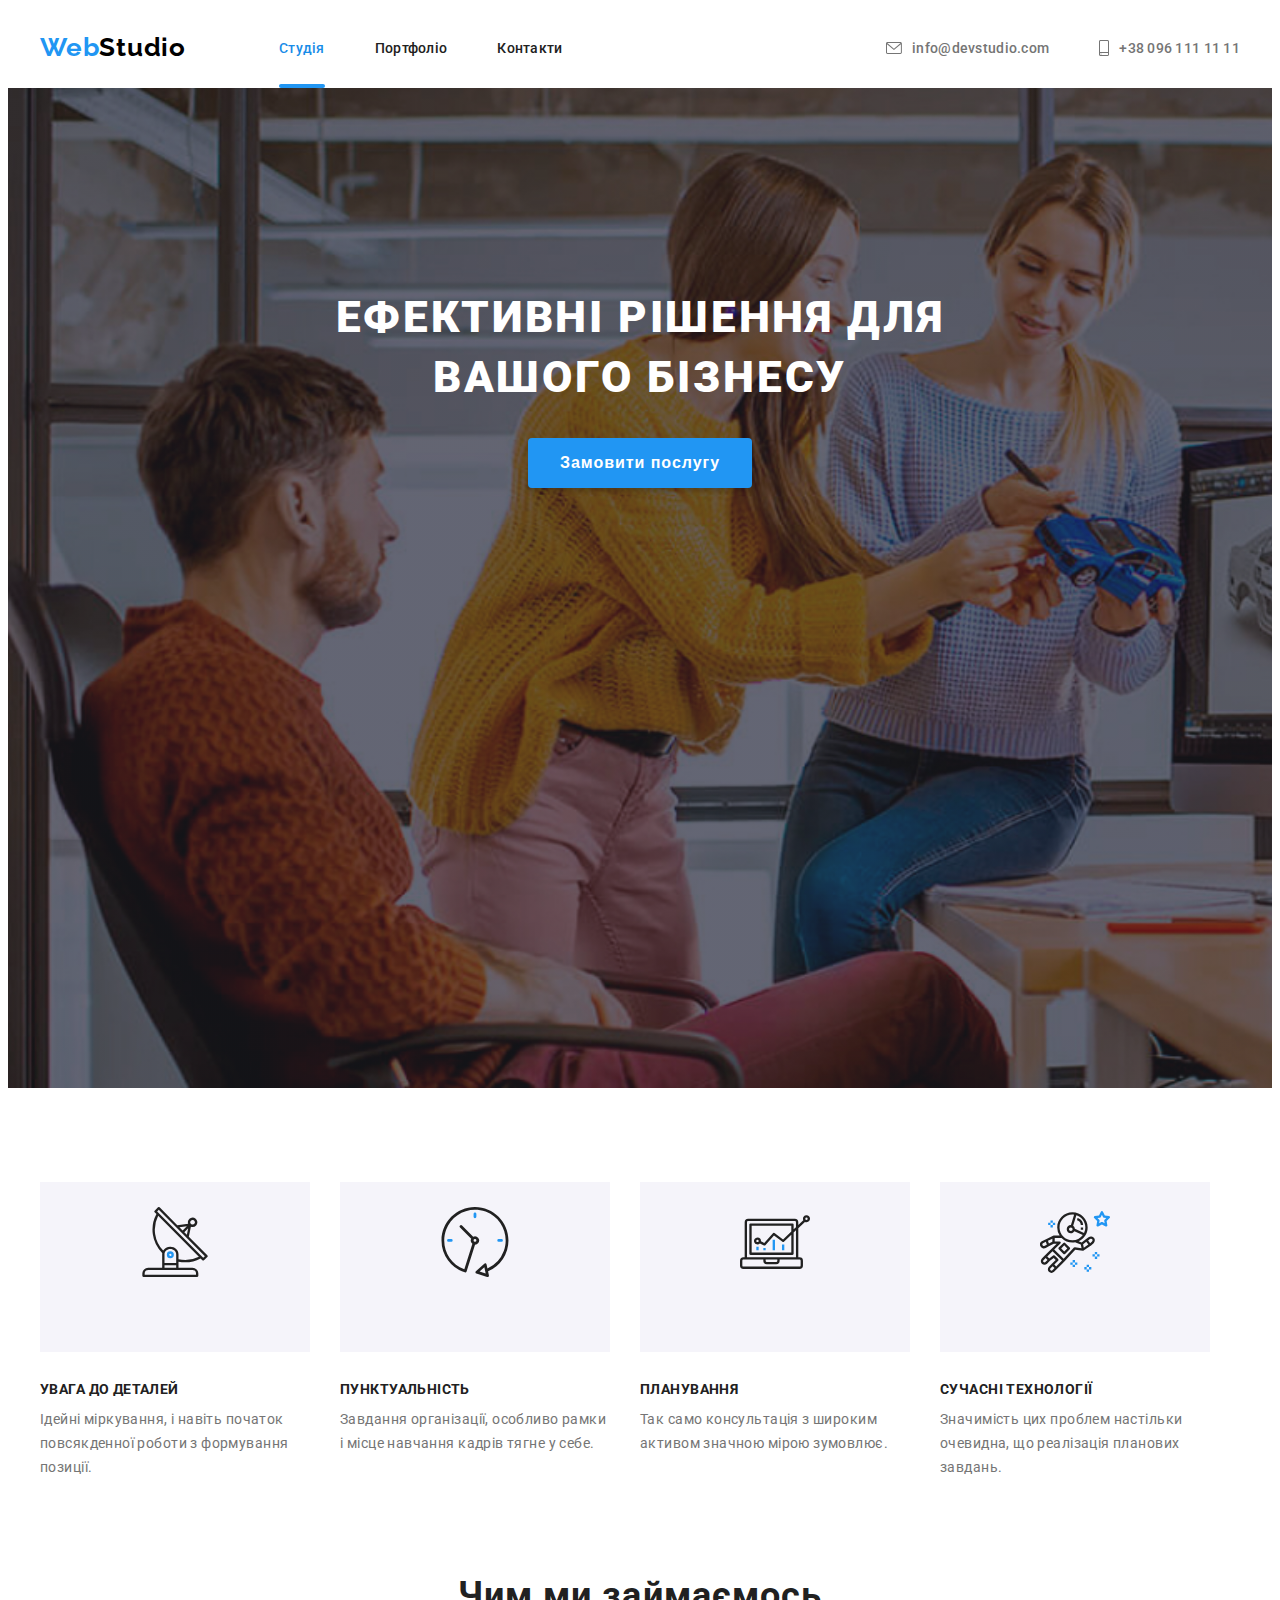
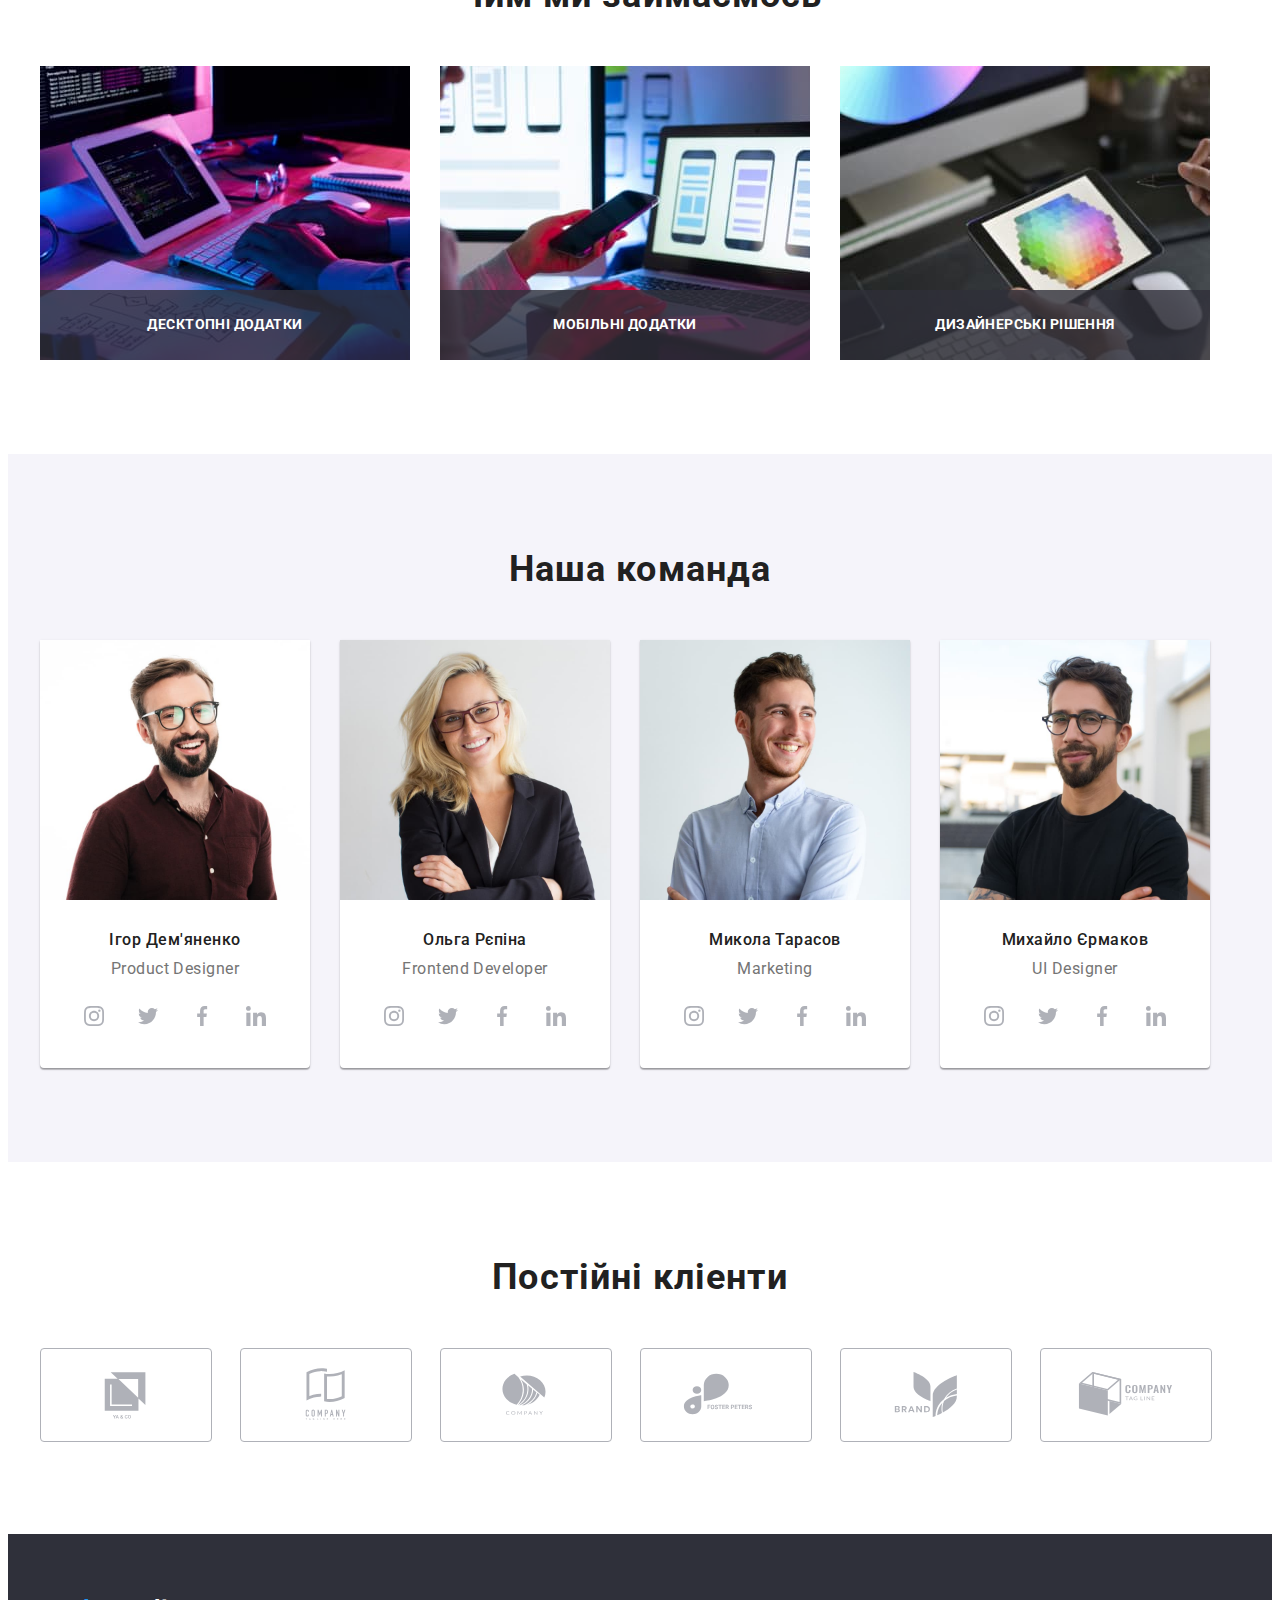
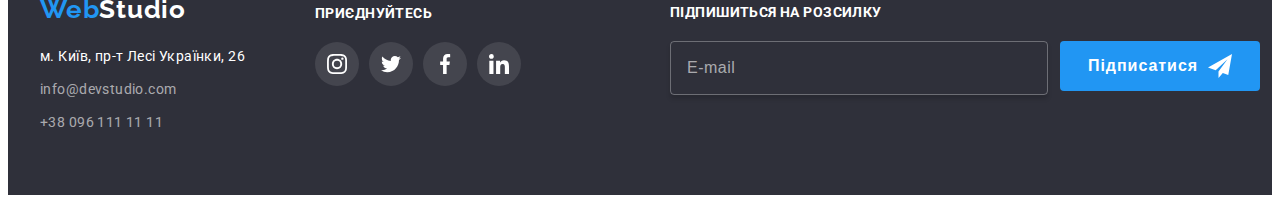
<file: index.html>
<!DOCTYPE html>
<html lang="uk">
  <head>
    <meta charset="UTF-8" />
    <meta http-equiv="X-UA-Compatible" content="IE=edge" />
    <meta name="viewport" content="width=device-width, initial-scale=1.0" />
    <title>Студія</title>
    <link rel="preconnect" href="https://fonts.googleapis.com">
<link rel="preconnect" href="https://fonts.gstatic.com" crossorigin>
<link href="https://fonts.googleapis.com/css2?family=Raleway:wght@700&family=Roboto:wght@400;500;700;900&display=swap" rel="stylesheet">
<link rel="stylesheet" href="https://cdnjs.cloudflare.com/ajax/libs/modern-normalize/1.1.0/modern-normalize.min.css" integrity="sha512-wpPYUAdjBVSE4KJnH1VR1HeZfpl1ub8YT/NKx4PuQ5NmX2tKuGu6U/JRp5y+Y8XG2tV+wKQpNHVUX03MfMFn9Q==" crossorigin="anonymous" referrerpolicy="no-referrer" />    
<link href="./CSS/styles.css" rel="stylesheet" />
  </head>
  <body>
     <header class="header">
     <div class="container nav">
      <nav class="nav-box">
         <a href="./index.html" class="logo link"><span class="head-logo">Web</span>Studio</a>
        <ul class="list nav">
          <li class="nav-list">
            <a href="./index.html" class="nav-link link current">Студія</a>
          </li>
          <li class="nav-list">
            <a href="./portfolio.html" class="nav-link link">Портфоліо</a>
          </li>
          <li class="nav-list">
            <a href="#" class="nav-link link">Контакти</a>
          </li>
        </ul>
      </nav>
      <ul class="list auth">
        <li class="auth-list">
          <a href="mailto:info@devstudio.com" class="auth-link link mail">
          <svg class="mail-icon" width="16" height="12">
            <use href="./images/sprite.svg#icon-envelope"></use>
          </svg>
          info@devstudio.com
          </a>
        </li>
        <li class="auth-list">
          <a href="tel:+380961111111" class="auth-link link tel">
          <svg class="tel-icon" width="10" height="16">
            <use href="./images/sprite.svg#icon-smartphone"></use>
          </svg>
          +38 096 111 11 11
        </a>
        </li>
      </ul>
     </div>
     </header>
    <main>
      <section class="hero">
       <div class="container">
        <h1 class="tital-subject">Ефективні рішення для вашого бізнесу</h1>
        <button type="button" class="hero-btn button" data-modal-open>Замовити послугу</button>
       </div>
      </section>
      <section class="section">
       <div class="container">
        <h2 class="visually-hidden">Наші особливості</h2>
        <ul class="list unique">
          <li class="unique-list"> 
            <div class="unique-block-icon">
            <svg class="unique-icon" width="70" height="70">
              <use href="./images/sprite.svg#icon-antenna"></use>
            </svg>
            </div>
            <h3 class="list-item">Увага до деталей</h3>
            <p class="list-discription">Ідейні міркування, і навіть початок повсякденної роботи з формування позиції.</p>
          </li>
          <li class="unique-list">
            <div class="unique-block-icon">
            <svg class="unique-icon" width="70" height="70">
              <use href="./images/sprite.svg#icon-clock"></use>
            </svg>
            </div>
            <h3 class="list-item">Пунктуальність</h3>
            <p class="list-discription">Завдання організації, особливо рамки і місце навчання кадрів тягне у себе.</p>
          </li>
          <li class="unique-list">
            <div class="unique-block-icon">
            <svg class="unique-icon" width="70" height="70">
              <use href="./images/sprite.svg#icon-diagram"></use>
            </svg>
            </div>
            <h3 class="list-item">Планування</h3>
            <p class="list-discription">Так само консультація з широким активом значною мірою зумовлює.</p>
          </li>
          <li class="unique-list">
            <div class="unique-block-icon">
            <svg class="unique-icon" width="70" height="70">
              <use href="./images/sprite.svg#icon-astronaut"></use>
            </svg>
            </div>
            <h3 class="list-item">Сучасні технології</h3>
            <p class="list-discription">Значимість цих проблем настільки очевидна, що реалізація планових завдань.</p>
          </li>
        </ul>
       </div>
      </section>
      <section class="title-about section">
       <div class="container">
        <h2 class="subtital">Чим ми займаємось</h2>
        <ul class="list about-work">
          <li class="about-list">
           <a href="" class="about-link link">
            <div class="about-img-block">
             <img
              src="images/box1.jpg"
              alt="Руки люди, які печатають текст на клавіатурі"
              width="370"              
             />             
              <p class="about-description">Десктопні додатки</p>
            </div>
           </a>
          </li>
          <li class="about-list">
           <a href="" class="about-link link">
            <div class="about-img-block">
             <img
              src="images/box2.jpg"
              alt="Людина порівнює відображення картинки на телефоні з екраном монітора"
              width="370"
             />             
              <p class="about-description">Мобільні додатки</p>            
            </div>
           </a>
          </li>
          <li class="about-list">
           <a href="" class="about-link link">
            <div class="about-img-block">
             <img
              src="images/box3.jpg"
              alt="Людина дивиться кольорову схему на планшеті"
              width="370"
             />             
              <p class="about-description">Дизайнерські рішення</p>             
            </div>
           </a>
          </li>          
        </ul>
       </div>
      </section>
      <section class="tital-team section">
       <div class="container">
        <h2 class="subtital">Наша команда</h2>
        <ul class="list team">
          <li class="list-team">
            <img
              src="images/img.jpg"
              alt="Молодий чоловік зі щетиною в рубашці та окулярах, який посміхається"
              width="270"
            />
            <div class="team-subtital">
            <h3 class="subtital-name-tital">Ігор Дем'яненко</h3>
            <p class="branch">Product Designer</p>
             <div class="team-block-icon">
              <ul class="team-social">
                <li class="team-social-list list">
                 <a href="" class="team-social-icon link">
                  <svg class="team-icon" aria-label="інстаграм">
                   <use href="./images/sprite.svg#icon-instagram"></use>
                  </svg>
                 </a>
                </li>
                <li class="team-social-list list">
                 <a href="" class="team-social-icon link">
                  <svg class="team-icon" aria-label="твітер">
                   <use href="./images/sprite.svg#icon-twitter"></use>
                  </svg>
                 </a>
                </li>
                <li class="team-social-list list">
                 <a href="" class="team-social-icon link">
                  <svg class="team-icon" aria-label="фейсбук">
                   <use href="./images/sprite.svg#icon-facebook"></use>
                  </svg>
                 </a>
                </li>
                <li class="team-social-list list">
                 <a href="" class="team-social-icon link">
                  <svg class="team-icon" aria-label="лінкедін">
                   <use href="./images/sprite.svg#icon-linkedin"></use>
                  </svg>
                 </a>
                </li>
              </ul>              
             </div>
            </div>
          </li>
          <li class="list-team">
            <img
              src="images/img(1).jpg"
              alt="Молода блондинка у діловому костюмі в окулярах, що посміхається"
              width="270"
            />
            <div class="team-subtital">
            <h3 class="subtital-name-tital">Ольга Рєпіна</h3>
            <p class="branch">Frontend Developer</p>
             <div class="team-block-icon">
              <ul class="team-social">
                <li class="team-social-list list">
                 <a href="" class="team-social-icon link">
                  <svg class="team-icon" aria-label="інстаграм">
                   <use href="./images/sprite.svg#icon-instagram"></use>
                  </svg>
                 </a>
                </li>
                <li class="team-social-list list">
                 <a href="" class="team-social-icon link">
                  <svg class="team-icon" aria-label="твітер">
                   <use href="./images/sprite.svg#icon-twitter"></use>
                  </svg>
                 </a>
                </li>
                <li class="team-social-list list">
                 <a href="" class="team-social-icon link">
                  <svg class="team-icon" aria-label="фейсбук">
                   <use href="./images/sprite.svg#icon-facebook"></use>
                  </svg>
                 </a>
                </li>
                <li class="team-social-list list">
                 <a href="" class="team-social-icon link">
                  <svg class="team-icon" aria-label="лінкедін">
                   <use href="./images/sprite.svg#icon-linkedin"></use>
                  </svg>
                 </a>
                </li>
              </ul>              
             </div>              
            </div>
          </li>
          <li class="list-team">
            <img src="images/img(2).jpg" alt="Молодий чоловік у рубашці посміхається" width="270" 
            />
            <div class="team-subtital">
            <h3 class="subtital-name-tital">Микола Тарасов</h3>
            <p class="branch">Marketing</p>
             <div class="team-block-icon">
              <ul class="team-social">
                <li class="team-social-list list">
                 <a href="" class="team-social-icon link">
                  <svg class="team-icon" aria-label="інстаграм">
                   <use href="./images/sprite.svg#icon-instagram"></use>
                  </svg>
                 </a>
                </li>
                <li class="team-social-list list">
                 <a href="" class="team-social-icon link">
                  <svg class="team-icon" aria-label="твітер">
                   <use href="./images/sprite.svg#icon-twitter"></use>
                  </svg>
                 </a>
                </li>
                <li class="team-social-list list">
                 <a href="" class="team-social-icon link">
                  <svg class="team-icon" aria-label="фейсбук">
                   <use href="./images/sprite.svg#icon-facebook"></use>
                  </svg>
                 </a>
                </li>
                <li class="team-social-list list">
                 <a href="" class="team-social-icon link">
                  <svg class="team-icon" aria-label="лінкедін">
                   <use href="./images/sprite.svg#icon-linkedin"></use>
                  </svg>
                 </a>
                </li>
              </ul>              
             </div>       
            </div>
          </li>
          <li class="list-team">
            <img
              src="images/img(3).jpg"
              alt="Молодий чоловік з посмішкою в чорній рубашці і окулярах"
              width="270"
            />
            <div class="team-subtital">
            <h3 class="subtital-name-tital">Михайло Єрмаков</h3>
            <p class="branch">UI Designer</p>
             <div class="team-block-icon">
              <ul class="team-social">
                <li class="team-social-list list">
                 <a href="" class="team-social-icon link">
                  <svg class="team-icon" aria-label="інстаграм">
                   <use href="./images/sprite.svg#icon-instagram"></use>
                  </svg>
                 </a>
                </li>
                <li class="team-social-list list">
                 <a href="" class="team-social-icon link">
                  <svg class="team-icon" aria-label="твітер">
                   <use href="./images/sprite.svg#icon-twitter"></use>
                  </svg>
                 </a>
                </li>
                <li class="team-social-list list">
                 <a href="" class="team-social-icon link">
                  <svg class="team-icon" aria-label="фейсбук">
                   <use href="./images/sprite.svg#icon-facebook"></use>
                  </svg>
                 </a>
                </li>
                <li class="team-social-list list">
                 <a href="" class="team-social-icon link">
                  <svg class="team-icon" aria-label="лінкедін">
                   <use href="./images/sprite.svg#icon-linkedin"></use>
                  </svg>
                 </a>
                </li>
              </ul>              
             </div>
            </div>
          </li>
        </ul>
       </div>
      </section>
      <section class="tital-clients section">
        <div class="container clients-block">
          <h2 class="subtital">Постійні кліенти</h2>
          <ul class="list clients">
            <li class="list-clients">
             <a href="" class="list-client-link link">
              <svg class="client-icon">
                <use href="./images/sprite.svg#icon-logo-1"></use>
              </svg>
             </a>
            </li>
            <li class="list-clients">
             <a href="" class="list-client-link link">
              <svg class="client-icon">
                <use href="./images/sprite.svg#icon-logo-2"></use>
              </svg>
             </a>
            </li>
            <li class="list-clients">
             <a href="" class="list-client-link link">
              <svg class="client-icon">
                <use href="./images/sprite.svg#icon-logo-3"></use>
              </svg>
             </a>
            </li>
            <li class="list-clients">
             <a href="" class="list-client-link link">
              <svg class="client-icon">
                <use href="./images/sprite.svg#icon-logo-4"></use>
              </svg>
             </a>
            </li>
            <li class="list-clients">
             <a href="" class="list-client-link link">
              <svg class="client-icon">
                <use href="./images/sprite.svg#icon-logo-5"></use>
              </svg>
             </a>
            </li>
            <li class="list-clients">
             <a href="" class="list-client-link link">
              <svg class="client-icon">
                <use  href="./images/sprite.svg#icon-logo-6"></use>
              </svg>
             </a>
            </li>
          </ul>
        </div>
      </section>
    </main>
    <footer class="footer">
    <div class="container page-footer">
     <div class="contaner-address">
      <a href="./index.html" class="logo link"> <span class="logo-web">Web</span>Studio</a>
      <address class="footer-address">
        <ul class="list ">
          <li>
            <a href="https://goo.su/HKAFz" target="_blank" rel="noopener noreferrer" class="link address"
              >м. Київ, пр-т Лесі Українки, 26</a>
          </li>
          <li>
            <a href="mailto:info@devstudio.com" target="_blank" class="link">info@devstudio.com</a>
          </li>
          <li>
            <a href="tel:+380961111111" class="link">+38 096 111 11 11</a>
          </li>
        </ul>
      </address>
     </div>
     <div class="footer-icon">
      <p class="connect">Приєднуйтесь</p>
      <ul class="icon list">
       <li class="list-icon">
        <a href="" class="list-icon-link">
          <svg class="footer-socail-icon">
           <use href="./images/sprite.svg#icon-instagram"></use>
           </svg>
        </a>
        </li>
       <li class="list-icon">
        <a href="" class="list-icon-link">
          <svg class="footer-socail-icon">
           <use href="./images/sprite.svg#icon-twitter"></use>
           </svg>
        </a>
       </li>
       <li class="list-icon">
        <a href="" class="list-icon-link">
          <svg class="footer-socail-icon">
          <use href="./images/sprite.svg#icon-facebook"></use>
          </svg>
        </a>
       </li>
       <li class="list-icon">
        <a href="" class="list-icon-link">
          <svg class="footer-socail-icon">
          <use href="./images/sprite.svg#icon-linkedin"></use>
          </svg>
        </a>
       </li>
      </ul>      
     </div>
     <div class="footer-form">      
       <p class="footer-form-follow-description">Підпишиться на розсилку</p>
       <form class="footer-form-wrapper">
       <label class="footer-form-follow">
         <input
         class="footer-form-input"
         name="user_email" 
         type="email" 
         required
         placeholder="E-mail">         
       </label>
       <button type="submit" class="button follow-button">Підписатися
        <svg class="footer-form-input-icon">
          <use href="./images/sprite.svg#icon-send"></use>
         </svg>
       </button>
      </form>      
     </div>
    </div>
    </footer>
     <div class="backdrop is-hidden" data-modal>
      <div class="modal">
        <button type="button" class="modal-close-btn" data-modal-close>
          <svg class="modal-close-icon" width="18" height="18">
            <use href="./images/sprite.svg#icon-close"></use>
          </svg>
        </button>        
        <form class="modal-form">
          <p class="modal-tital">Залиште свої дані, ми вам передзвонимо</p>
          <label class="modal-form-field">
            <span class="modal-form-field-desc">Ім'я</span>
            <span class="modal-form-input-wrapper">           
             <input
             name="user_name" 
             type="text" 
             class="modal-form-input" 
             required 
             pattern="[a-zA-Zа-яА-ЯіІїЇ'+]">
             <svg class="modal-form-input-icon">
              <use href="./images/sprite.svg#icon-user"></use>
             </svg>
            </span> 
          </label>
          <label class="modal-form-field">
            <span class="modal-form-field-desc">Телефон</span>            
            <span class="modal-form-input-wrapper">           
             <input
             name="user_phone" 
             type="tel" 
             class="modal-form-input" 
             required 
             pattern="[0-9]{3}-[0-9]{3}-[0-9]{2}-[0-9]{2}"
             title="xxx-xxx-xx-xx">
             <svg class="modal-form-input-icon">
              <use href="./images/sprite.svg#icon-phone"></use>
             </svg>
           </span>            
          </label>
          <label class="modal-form-field">
            <span class="modal-form-field-desc">Пошта</span>            
            <span class="modal-form-input-wrapper">           
             <input
             name="user_email" 
             type="email" 
             class="modal-form-input">
             <svg class="modal-form-input-icon">
              <use href="./images/sprite.svg#icon-email"></use>
             </svg>
           </span>            
          </label>
          <label class="modal-form-message">
            <span class="modal-form-field-desc">Коментар</span>
            <textarea 
            name="user_message"
            class="form-message"
            placeholder="Введіть текст"
            ></textarea>
          </label>        
          <label class="modal-form-check-field">            
            <input
            class="modal-form-check"
            name="user_policy" 
            type="checkbox"             
            required>
            <svg class="modal-check-own">
              <use class="modal-check-own-icon" href="./images/sprite.svg#icon-check"></use>
            </svg>
            Погоджуюся з розсилкою та приймаю&nbsp; 
            <a href="" class="modal-form-check-link">Умови договору</a>
          </label>
          <button type="submit" class="button modal-button">Відправити</button>
         </form>
      </div>
     </div>
   <script src="./js/modal.js"></script>  
  </body>
</html>
</file>
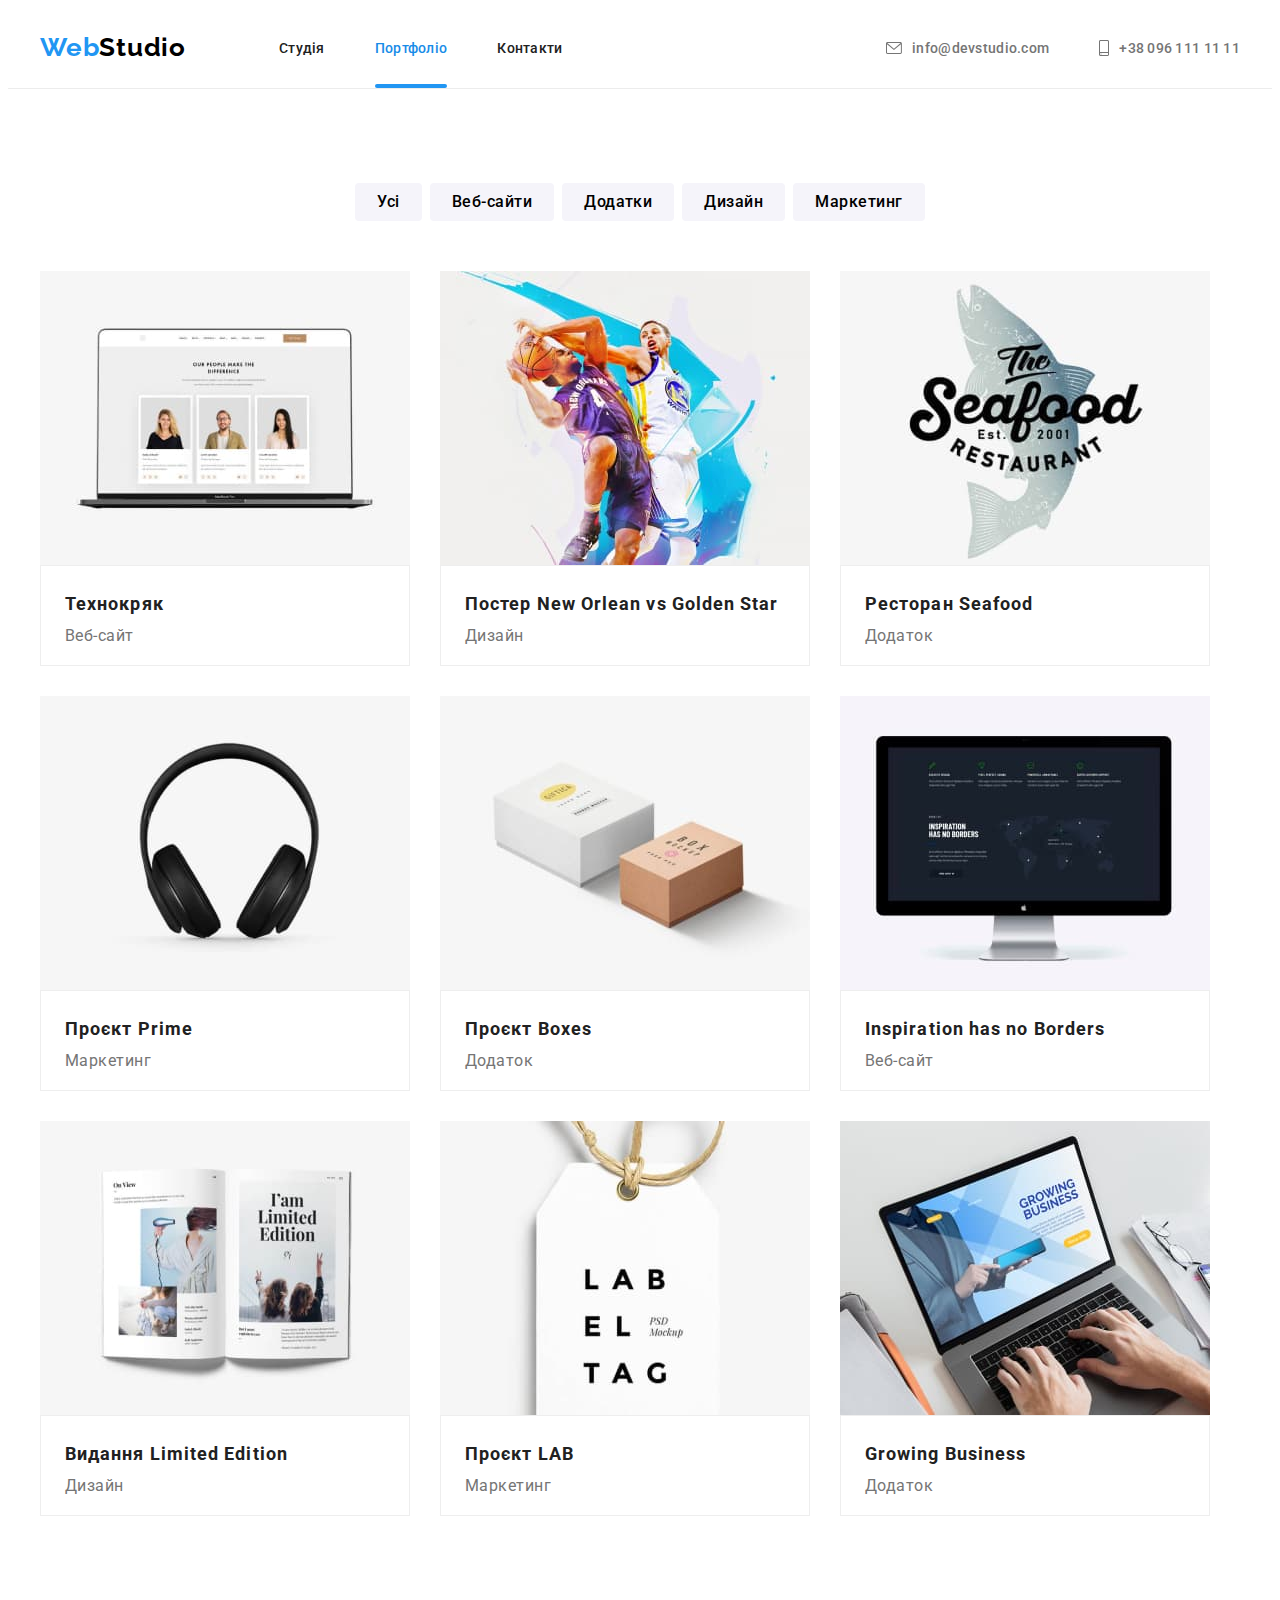
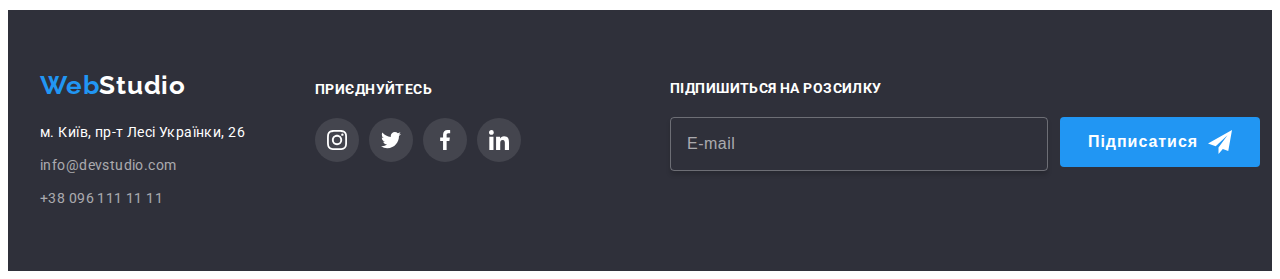
<file: portfolio.html>
<!DOCTYPE html>
<html lang="uk">
  <head>
    <meta charset="UTF-8" />
    <meta http-equiv="X-UA-Compatible" content="IE=edge" />
    <meta name="viewport" content="width=device-width, initial-scale=1.0" />
    <title>Портфолио</title>
    <link rel="preconnect" href="https://fonts.googleapis.com">
<link rel="preconnect" href="https://fonts.gstatic.com" crossorigin>
<link href="https://fonts.googleapis.com/css2?family=Raleway:wght@700&family=Roboto:wght@400;500;700;900&display=swap" rel="stylesheet">
<link rel="stylesheet" href="https://cdnjs.cloudflare.com/ajax/libs/modern-normalize/1.1.0/modern-normalize.min.css" integrity="sha512-wpPYUAdjBVSE4KJnH1VR1HeZfpl1ub8YT/NKx4PuQ5NmX2tKuGu6U/JRp5y+Y8XG2tV+wKQpNHVUX03MfMFn9Q==" crossorigin="anonymous" referrerpolicy="no-referrer" />    
<link href="./CSS/styles.css" rel="stylesheet" />
  </head>
  <body>
     <header class="header portfolio">
     <div class="container nav">
      <nav class="nav-box">
         <a href="./index.html" class="logo link"><span class="head-logo">Web</span>Studio</a>
        <ul class="list nav">
          <li class="nav-list">
            <a href="./index.html" class="nav-link link">Студія</a>
          </li>
          <li class="nav-list">
            <a href="./portfolio.html" class="nav-link link  current">Портфоліо</a>
          </li>
          <li class="nav-list">
            <a href="#" class="nav-link link">Контакти</a>
          </li>
        </ul>
        </nav>
      <ul class="list auth">
        <li class="auth-list"><a href="mailto:info@devstudio.com" class="auth-link link mail">
          <svg class="mail-icon" width="16" height="12">
            <use href="./images/sprite.svg#icon-envelope"></use>
          </svg>
          info@devstudio.com
        </a>
        </li>
        <li class="auth-list"><a href="tel:+380961111111" class="auth-link link tel">
          <svg class="tel-icon" width="10" height="16">
            <use href="./images/sprite.svg#icon-smartphone"></use>
          </svg>
          +38 096 111 11 11
        </a>
        </li>
      </ul>
     </div>
     </header>
    <main>
      <section class="main-area  section">
       <div class="container">
        <h1 class="visually-hidden">Список проектів</h1>
        <ul class="filter list buttons">
          <li class="filter-button"><button type="button" class="list-btn button">Усі</button></li>
          <li class="filter-button"><button type="button" class="list-btn button">Веб-сайти</button></li>
          <li class="filter-button"><button type="button" class="list-btn button">Додатки</button></li>
          <li class="filter-button"><button type="button" class="list-btn button">Дизайн</button></li>
          <li class="filter-button"><button type="button" class="list-btn button">Маркетинг</button></li>
        </ul>
       </div>
       <div class="container">
        <ul class="list project">
          <li class="project-list">
            <a href="" class="project-link link">
              <div class="project-list-img-wrapper">
               <img
                src="./images/page2/img.jpg"
                alt="Відкрита веб-сторінка з іконками клієнтів"
                width="370"
                class="project-img-item"
               />
               <p class="overlay">Ресурс пропонує комплексні пропозиції з різним рівнем функціоналу та сервісів. Все це дозволить відвідувачу отримати вичерпні відомості про компанію чи приватну особу.
               </p>
              </div>
              <div class="project-description">
              <h2 class="list-tital">Технокряк</h2>
              <p class="type">Веб-сайт</p>
              </div>
            </a>
          </li>
          <li class="project-list">
            <a href="" class="project-link link">
               <div class="project-list-img-wrapper">
                <img  
                src="./images/page2/project2.jpg"
                alt="Постер з двома баскетболістами та м'ячом у стрибку"
                width="370"
                class="project-img-item"
                />
                <p class="overlay"></p>
               </div>
              <div class="project-description">
              <h2 class="list-tital">Постер New Orlean vs Golden Star</h2>
              <p class="type">Дизайн</p>
              </div>
            </a>
          </li>
          <li class="project-list">
            <a href="" class="project-link link">
              <div class="project-list-img-wrapper">
                <img 
                src="./images/page2/project3.jpg" 
                alt="Логотип ресторану з рибою" 
                width="370"
                class="project-img-item" 
                />
                <p class="overlay"></p>
              </div>
              <div class="project-description">
              <h2 class="list-tital">Ресторан Seafood</h2>
              <p class="type">Додаток</p>
              </div>
            </a>
          </li>
          <li class="project-list">
            <a href="" class="project-link link">
              <div class="project-list-img-wrapper">
                <img 
                src="./images/page2/project4.jpg" 
                alt="Навушники" 
                width="370"
                class="project-img-item" 
                />
                <p class="overlay"></p>
              </div>
              <div class="project-description">
              <h2 class="list-tital">Проєкт Prime</h2>
              <p class="type">Маркетинг</p>
              </div>
            </a>
          </li>
          <li class="project-list">
            <a href="" class="project-link link">
              <div class="project-list-img-wrapper">
                <img
                src="./images/page2/project5.jpg"
                alt="Дві маленькі коробочки різного кольору та оформлення"
                width="370"
                class="project-img-item"
                />
                <p class="overlay"></p>
              </div>
              <div class="project-description">
              <h2 class="list-tital">Проєкт Boxes</h2>
              <p class="type">Додаток</p>
              </div>
            </a>
          </li>
          <li class="project-list">
            <a href="" class="project-link link">
              <div class="project-list-img-wrapper">
                <img
                src="./images/page2/project6.jpg"
                alt="Монітор з відкритим веб-сайтом"
                width="370"
                class="project-img-item"
                />
                <p class="overlay"></p>
              </div>              
              <div class="project-description">
              <h2 class="list-tital">Inspiration has no Borders</h2>
              <p class="type">Веб-сайт</p>
              </div>
            </a>
          </li>
          <li class="project-list">
            <a href="" class="project-link link">
              <div class="project-list-img-wrapper">
                <img 
                src="./images/page2/project7.jpg" 
                alt="Відкрита сторінка журналу" 
                width="370"
                class="project-img-item" 
                />
                <p class="overlay"></p>
              </div> 
              <div class="project-description">
              <h2 class="list-tital">Видання Limited Edition</h2>
              <p class="type">Дизайн</p>
              </div>
            </a>
          </li>
          <li class="project-list">
            <a href="" class="project-link link">
              <div class="project-list-img-wrapper">
                <img 
                src="./images/page2/project8.jpg" 
                alt="Етикетка з логотипом" 
                width="370"
                class="project-img-item" 
                />
                <p class="overlay"></p>
              </div>
              <div class="project-description">
              <h2 class="list-tital">Проєкт LAB</h2>
              <p class="type">Маркетинг</p>
              </div>
            </a>
          </li>
          <li class="project-list">
            <a href="" class="project-link link">
              <div class="project-list-img-wrapper">
                <img
                src="./images/page2/project9.jpg"
                alt="Відкритий ноутбук з відкритою сторінкою додатка та руки людини"
                width="370"
                class="project-img-item"
                />
                <p class="overlay"></p>
              </div>              
              <div class="project-description">
              <h2 class="list-tital">Growing Business</h2>
              <p class="type">Додаток</p>
              </div>
            </a>
          </li>         
        </ul>
       </div>       
      </section>
    </main>
    <footer class="footer">
    <div class="container page-footer">
     <div class="contaner-address">
      <a href="./index.html" class="logo link"> <span class="logo-web">Web</span>Studio</a>
      <address class="footer-address">
        <ul class="list ">
          <li>
            <a href="https://goo.su/HKAFz" target="_blank" rel="noopener noreferrer" class="link address"
              >м. Київ, пр-т Лесі Українки, 26</a>
          </li>
          <li>
            <a href="mailto:info@devstudio.com" target="_blank" class="link">info@devstudio.com</a>
          </li>
          <li>
            <a href="tel:+380961111111" class="link">+38 096 111 11 11</a>
          </li>
        </ul>
      </address>
     </div>
     <div class="footer-icon">
      <p class="connect">Приєднуйтесь</p>
      <ul class="icon list">
       <li class="list-icon">
        <a href="" class="list-icon-link">
          <svg class="footer-socail-icon">
           <use href="./images/sprite.svg#icon-instagram"></use>
          </svg>
        </a>
        </li>
       <li class="list-icon">
        <a href="" class="list-icon-link">
          <svg class="footer-socail-icon">
           <use href="./images/sprite.svg#icon-twitter"></use>
          </svg>
        </a>
       </li>
       <li class="list-icon">
        <a href="" class="list-icon-link">
          <svg class="footer-socail-icon">
           <use href="./images/sprite.svg#icon-facebook"></use>
          </svg>
        </a>
       </li>
       <li class="list-icon">
        <a href="" class="list-icon-link">
          <svg class="footer-socail-icon">
           <use href="./images/sprite.svg#icon-linkedin"></use>
          </svg>
        </a>
       </li>
      </ul>
     </div>
     <form class="footer-form">      
       <p class="footer-form-follow-description">Підпишиться на розсилку</p>
       <div class="footer-form-wrapper">
       <label class="footer-form-follow">
         <input
         class="footer-form-input"
         name="user_email" 
         type="email" 
         required
         placeholder="E-mail">         
       </label>
       <button type="submit" class="button follow-button">Підписатися
        <svg class="footer-form-input-icon">
          <use href="./images/sprite.svg#icon-send"></use>
         </svg>
       </button>
      </div>      
     </form>
    </div>    
    </footer>   
  </body>
</html>
</file>
<file: CSS/styles.css>
:root{
  --brand-background: #F5F5F5;
  --dark-background: #2F303A;
  --color-button: #2196F3;
  --main-color-link: #757575;
  --main-text-color: #212121;
  --second-text-color: #FFFFFF;
  --main-font-size: 14px;
  --second-font-size: 16px;

  --transition-dur-and-func: 250ms cubic-bezier(0.4, 0, 0.2, 1);
  --transition-main-shadow: 0px 4px 4px rgba(0, 0, 0, 0.25);


  --brand-weight: 700;
  --second-weigh: 500;

  --main-align: center;

  --brand-spacing: 0.03em;
  --second-spacing: 0.06em;
}

body{
color: var(--main-color-link);
font-family: 'Roboto', 'Raleway',sans-serif ;
letter-spacing: var(--brand-spacing);
font-size: var(--main-font-size);
background-color: var(--second-text-color);
}

h1,
h2,
h3,
h4,
h5,
h6,
p {
margin: 0;
}

img{
display: block;
max-width: 100%;
height: auto;
}

.footer-address{
font-style: normal;
}

.button{
display: block;
cursor: pointer;
border: none;
border-radius: 4px;
}

.section{
padding-top: 94px;
padding-bottom: 94px;
}

.container {
width: 1200px;
padding-right: 15px;
padding-left: 15px;
margin-left: auto;
margin-right: auto;
}

.list{
list-style: none;
padding-left: 0;
margin: 0;
}

.link{
text-decoration: none;
color: inherit;
}

.portfolio{
border-bottom: 1px solid #ECECEC;
}

.team{
display: flex;
}

.about-work{
display: flex;
}

.buttons{
display: flex;
padding-bottom: 16px;
margin-bottom: 34px;
justify-content: center;
}

.project{
display: flex;
flex-wrap: wrap;
}

.nav{
display: flex;
}

.nav-box{
display: flex;
align-items: center;
}

.auth{
display: flex;
margin-left: auto;
align-items:center;
}

.nav-list:not(:last-child){
margin-right: 50px;
}

.logo{
font-family: 'Raleway';
font-weight: var(--brand-weight);
font-size: 26px;
line-height: 1.19;
letter-spacing: var(--brand-spacing);
text-decoration: none;
}

.header .logo {
color: #000000;
}

.nav-box .logo{
display: block;
margin-right: 93px;
padding-top: 24px;
padding-bottom: 25px;
text-align: left;
}

.auth-list:not(:first-child){
margin-left: 50px;
}

.nav-link,
.auth-link{
font-family:'Roboto';
font-weight: var(--second-weigh);
font-size: var(--main-font-size);
line-height: 1.17;
letter-spacing: 0.02em;
text-decoration: none;
display: flex;
padding-top: 32px;
padding-bottom: 32px;
align-items: center;

color: var(--main-text-color);
transition: color var(--transition-dur-and-func),
text-shadow var(--transition-dur-and-func);
}

.mail{
fill: currentColor;
}

.mail-icon{
margin-right: 10px;
}

.tel{
fill: currentColor;
}

.tel-icon{
margin-right: 10px;
}

.head-logo{
color: var(--color-button);
}

.list .auth-link{
color:var(--main-color-link);
}

.nav-link:hover,
.nav-link:focus,
.auth-link:hover,
.auth-link:focus{
color: #188CE8;
text-shadow: var(--transition-main-shadow);
}

.auth-link:hover::before{
color: var(--color-button);
}

.current{
position: relative;
color:#188CE8;
display: flex;
flex-wrap: wrap;
width: 100%;
text-align: center;
}

.current::after{
position: absolute;
bottom: 0;
display: block;
content: "";
width: 100%;
height: 4px;
background-color: var(--color-button);
border-radius: 2px;
}

.hero{
padding: 200px 0;
background-color: var(--dark-background);
background-image: linear-gradient(rgba(47, 48, 58, 0.4), 
rgba(47, 48, 58, 0.4)),
url("../images/hero/Img.jpg");

background-size: cover;
background-repeat: no-repeat;
max-width: 1600px;
height: 600px;
margin: 0 auto;
text-align: center;
}

.tital-subject{
width: 696px;
font-weight: 900;
font-size: 44px;
line-height: 1.36;
letter-spacing: var(--second-spacing);
vertical-align: top;
text-align: center;
flex-wrap: wrap;

text-transform: uppercase;
color: var(--second-text-color); 

margin: 0 auto;
margin-bottom: 30px;
}

.hero-btn{
background-color: var(--color-button);
box-shadow: 0px 4px 4px rgba(0, 0, 0, 0.15);
color:var(--second-text-color);

text-align: inherit;
align-items: var(--main-align);
font-weight: var(--brand-weight);
font-size: var(--second-font-size);
line-height: 1.88;
letter-spacing: var(--second-spacing);

display: inline-block;
padding-top: 10px;
padding-right: 32px;
padding-bottom: 10px;
padding-left: 32px;

transition: background-color var(--transition-dur-and-func),
box-shadow var(--transition-dur-and-func);
}

.hero-btn:hover,
.hero-btn:focus{
background-color: #188CE8;
box-shadow: 0px 4px 4px rgba(0, 0, 0, 0.15);
}

.visually-hidden {
position: absolute;
white-space: nowrap;
width: 1px;
height: 1px;
overflow: hidden;
border: 0;
padding: 0;
clip: rect(0 0 0 0);
clip-path: inset(50%);
margin: -1px;
}

.unique{
display: flex;
width: 270px;
}

.unique-list:not(:last-child){
margin-right: 30px;
}

.unique-block-icon{
height: 120px;
justify-content: center;
align-items: center;
text-align: center;

padding: 25px 100px;
margin-bottom: 30px;

background-color: #F5F4FA;
}

.list-item{
font-weight: var(--brand-weight);
font-size: var(--main-font-size);
line-height: 1.14;
letter-spacing: var(--brand-spacing);
text-transform: uppercase;
color: var(--main-text-color);
font-family: 'Roboto', 'Raleway', sans-serif ;

margin-bottom: 10px;
}

.list-discription{
font-weight:400;
font-size:var(--main-font-size);
line-height: 1.71;
letter-spacing: var(--brand-spacing);
color: var(--main-color-link);
text-transform: none;
}

.tital-team{
background-color: #F5F4FA;
}

.title-about{
padding-top: 0;
}

.subtital{
width: var(--brand-weight);
font-size: 36px;
height: 1.17;
text-align: var(--main-align);
letter-spacing: var(--brand-spacing);
color: var(--main-text-color);
font-family: 'Roboto', 'Raleway',sans-serif ;

margin-bottom: 50px;
}

.about-list:not(:last-child){
margin-right: 30px;
}

.about-img-block{
position: relative;
display: flex;
}

.about-link:hover .about-img-block{
box-shadow: var(--transition-main-shadow);
}

.about-description{
position: absolute;
bottom: 0;

width: 100%;
height: 70px;

display: flex;
background-color: rgba(47, 48, 58, 0.8);

color: var(--second-text-color);
text-transform: uppercase;
font-size: var(--main-font-size);
font-weight: var(--brand-weight);
line-height: 1.14;

align-items: center;
justify-content: center;

transition: box-shadow var(--transition-dur-and-func);
}

.list-team:not(:last-child){
margin-right: 30px;
}

.list-team{
background-color: var(--second-text-color);
border-bottom-right-radius: 4px;
border-bottom-left-radius: 4px;
box-shadow: 0px 2px 1px rgba(0, 0, 0, 0.2), 
0px 1px 1px rgba(0, 0, 0, 0.14), 
0px 1px 3px rgba(0, 0, 0, 0.12);
}

.team-subtital{
padding-top: 30px;
padding-bottom: 30px;
}

.subtital-name-tital{
line-height: 1.19;
text-align: var(--main-align);
letter-spacing: var(--brand-spacing);
font-size: var(--second-font-size);
font-weight: var(--second-weigh);
color: var(--main-text-color);

margin-bottom: 10px;
}

.branch,.type{
font-size: var(--second-font-size);
letter-spacing: var(--brand-spacing);
color: var(--main-color-link);
}

.branch{
line-height: 1.19;
text-align: var(--main-align);
margin-bottom: 16px;
}

.team-block-icon{
width: 206px;
margin-right: 32px;
margin-left: 32px;
}

.team-social{
display: flex;
gap: 10px;
justify-content: center;
padding: 0;
}

.team-social-icon{
display: flex;
align-items: center;
justify-content: center;

width: 44px;
height: 44px;
border-radius: 50%;

background-color: transparent;
color: #AFB1B8;

transition: background-color var(--transition-dur-and-func),
color var(--transition-dur-and-func),
box-shadow var(--transition-dur-and-func);
}

.team-icon{
width: 20px;
height: 20px;
fill: currentColor;
}

.team-social-icon:hover,
.team-social-icon:focus{
background-color: var(--color-button);
color: var(--second-text-color);
box-shadow: var(--transition-main-shadow);
}

.clients-block{
width: 1170;
}

.clients{
display: flex;
column-gap: 30px;
}

.list-clients{
width: 170px;
height: 92px;
}

.list-client-link{
display: flex;
justify-content: center;
align-items: center;
width: 100%;
height: 100%;
color: #AFB1B8;
border: 1px solid #AFB1B8;
border-radius: 4px;

transition: color var(--transition-dur-and-func),
border-color var(--transition-dur-and-func),
box-shadow var(--transition-dur-and-func);
}

.client-icon{
width: 106px;
height: 60px;
fill: currentColor;
}

.list-client-link:hover,
.list-client-link:focus{
color: var(--color-button);
border-color: var(--color-button);

box-shadow: var(--transition-main-shadow);
}

.list-btn{
letter-spacing: var(--brand-spacing);
font-size: var(--second-font-size);
font-weight: var(--second-weigh);
font-family: 'Roboto', sans-serif;

background-color: #F5F4FA;
display: inline-block;
border: 0;
padding: 6px 22px;
}

.filter-button:not(:last-child){
margin-right: 8px;
}

.filter .list-btn{
line-height: 1.62;
cursor: pointer;

transition: background-color var(--transition-dur-and-func),
color var(--transition-dur-and-func),
box-shadow var(--transition-dur-and-func);
}

.list-btn:hover,
.list-btn:focus{
background-color: var(--color-button);
color: var(--second-text-color);

box-shadow: 0px 2px 2px 0px rgba(0, 0, 0, 0.12),
0px 1px 2px 0px rgba(0, 0, 0, 0.08),
0px 3px 1px 0px rgba(0, 0, 0, 0.1),
var(--transition-main-shadow);
}

.project-list{
margin-right: 30px;
margin-bottom: 30px;
}

.project-list:nth-child(3n){
margin-right: 0;
}

.project-list:nth-last-child(-n+3){
margin-bottom: 0;  
}

.project-link{
display: block;
transition: box-shadow var(--transition-dur-and-func);
}

.project-link:hover,
.project-link:focus{
box-shadow: 1px 4px 6px 0px rgba(0, 0, 0, 0.16),
0px 4px 4px 0px rgba(0, 0, 0, 0.06),
0px 1px 1px 0px rgba(0, 0, 0, 0.12),
var(--transition-main-shadow);
}

.project-list-img-wrapper{
position: relative;
overflow: hidden;
}

.overlay{
position:absolute;
top: 0;
left: 0;
width: 100%;
height: 100%;

padding: 63px 24px;
line-height: 1.56;
font-size: 18px;
letter-spacing: var(--brand-spacing);
overflow: auto;

background-color: rgba(33, 150, 243, 0.9);
color: var(--second-text-color);

transform: translateY(100%);
transition: transform var(--transition-dur-and-func);
}

.project-link:hover .overlay,
.project-link:focus .overlay{
transform: translateY(0%);
}

.project-description{
padding-top: 20px;
padding-right: 24px;
padding-bottom: 20px;
padding-left: 24px;

border: 1px solid #EEEEEE;
}

.list-tital{
width: var(--brand-weight);
font-size: 18px;
line-height: 2;
letter-spacing: var(--second-spacing);
color: var(--main-text-color);
margin-bottom: 4px;
}

.footer{
background-color: var(--dark-background);
padding-top: 60px;
padding-bottom: 60px;
}

.page-footer{
display: flex;
align-items: baseline;
}

.contaner-address{
margin-right: 70px;
}

.footer .logo{
color:var(--second-text-color);
font-family:'Raleway', 'Roboto' sans-serif ; 
display: block;
margin-bottom: 20px;
}

.logo-web{
display: inline-block;
color: var(--color-button);
font-family: 'Oleo Script' Script;
}

.footer-address{
line-height: 1.71;
letter-spacing: var(--brand-spacing);
color: rgba(255, 255, 255, 0.6);
transition: color var(--transition-dur-and-func);
}

.footer-address li:not(:last-child){
margin-bottom: 9px;
}

.footer-address .link:hover,
.footer-address .link:focus{
color: #188CE8;
}

.footer-address .address{
color: var(--second-text-color);
}

.footer-icon{
margin-right: auto;
}

.connect{
color: var(--second-text-color);
font-weight: var(--brand-weight);
text-transform: uppercase;
font-size: var(--main-font-size);
line-height: 1.14;
text-align: left;
vertical-align: top;
letter-spacing: var(--brand-spacing);
  
margin-bottom: 20px;
}

.icon{
display: flex;
column-gap: 10px;
}

.list-icon-link{
display: flex;
width: 44px;
height: 44px;

justify-content: center;
align-items: center;
background-size: cover;
border-radius: 50%;
background-color: rgba(255, 255, 255, 0.1);

transition: box-shadow var(--transition-dur-and-func),
background-color var(--transition-dur-and-func);
}

.footer-socail-icon{
fill: var(--second-text-color);

width: 20px;
height: 20px;
}

.list-icon-link:hover,
.list-icon-link:focus{
background-color: var(--color-button);
box-shadow: var(--transition-main-shadow);
}

.footer-form{
width: 570px;
height: 86px;
}

.footer-form-follow-description{
display: inline-block;
color: var(--second-text-color);
font-weight: var(--brand-weight);
text-transform: uppercase;
font-size: var(--main-font-size);
line-height: 1.14;
text-align: left;
vertical-align: top;
letter-spacing: var(--brand-spacing);
  
margin-bottom: 20px;
}

.footer-form-wrapper{
display: flex;
height: 50px;
}

.footer-form-follow{
display: block;
margin-right: 12px;
transition: border-color var(--transition-dur-and-func);
}

.footer-form-follow:focus{
outline: none;
border-color: var(--color-button);
}

.footer-form-input{
width: 358px;
height: 100%;
border: 1px solid rgba(255, 255, 255, 0.3);
border-radius: 4px;
box-shadow: 0px 4px 4px 0px rgba(0, 0, 0, 0.15);
padding-left: 16px;
justify-content: center;
background-color: transparent;
color: var(--second-text-color);
}

.footer-form-input::placeholder{
font-size: 16px;
line-height: 1.25;
letter-spacing: var(--brand-spacing);
color: rgba(255, 255, 255, 0.6);
}

.follow-button{
position: relative;
width: 200px;
color: var(--second-text-color);
background-color: var(--color-button);
font-weight: var(--brand-weight);
font-size: var(--second-font-size);
line-height: 1.88;
letter-spacing: var(--second-spacing);
text-align: center;
padding-right: 62px;
padding-left: 28px;

transition: box-shadow var(--transition-dur-and-func);
}

.footer-form-input-icon{
position: absolute;
top: 50%;
right: 28px;
transform: translateY(-50%);
width: 24px;
height: 24px;
}

.follow-button:hover,
.follow-button:focus{
box-shadow: 0px 4px 4px rgba(0, 0, 0, 0.15);
}

.backdrop{
position: fixed;
top: 0;
left: 0;
z-index: 100;
width: 100%;
height: 100%;
background-color: rgba(0, 0, 0, 0.2);

transition: opacity var(--transition-dur-and-func),
visibility var(--transition-dur-and-func),
scale var(--transition-dur-and-func);
}

.backdrop.is-hidden{
opacity: 0;
visibility: hidden;
pointer-events: none;
scale: 0.5;
}

.modal{
position: absolute;
top: 50%;
left: 50%;
transform: translate(-50%,-50%);
background-color: var(--second-text-color);
width: 528px;
height: 581px;
padding: 40px;
border-radius: 4px;
}

.modal-close-btn{
position: absolute;
top: 8px;
right: 8px;
display: flex;
justify-content: center;
align-items: center;

width: 30px;
height: 30px;
background-color: transparent;
padding: 0;
border: 1px solid rgba(0, 0, 0, 0.1);
border-radius: 50%;
cursor: pointer;
}

.modal-close-icon{
transition: fill var(--transition-dur-and-func);
}

.modal-close-btn:hover .modal-close-icon,
.modal-close-btn:focus .modal-close-icon{
fill: var(--color-button);
}

.modal-form{
display: flex;
flex-direction: column;

align-items: center;
justify-content: center;
}

.modal-tital{
font-weight: var(--brand-weight);
font-size: 20px;
color: var(--main-text-color);
line-height: 1.15;
align-items: center;
letter-spacing: var(--brand-spacing);
margin-bottom: 12px;
}

.modal-form-field{
display: block;
width: 100%;
height: 58px;
padding: 0;
margin-bottom: 10px;
}

.modal-form-field-desc{
display: block;
font-size: 12px;
line-height: 1.17;
align-items: left;
letter-spacing: 0.01em;  
color: var(--main-color-link);
margin-bottom: 4px;
}

.modal-form-input-wrapper{
position: relative;
}

.modal-form-input{
width: 100%;
height: 40px;
border-radius: 4px;
border: 1px solid rgba(33, 33, 33, 0.2);
padding-left: 42px;

transition: border-color var(--transition-dur-and-func);
}

.modal-form-input:focus{
outline: none;
border-color: var(--color-button);
}

.modal-form-input-icon{
position:absolute;
display: block;
top: 50%;
left: 12px;
transform: translateY(-50%);
width: 18px;
height: 18px;
transition: fill var(--transition-dur-and-func);
}

.modal-form-input:focus + .modal-form-input-icon{
fill: var(--color-button);
}

.modal-form-message{
display: block;
width: 100%;
height: 138px;
margin-bottom: 20px;
}

.form-message{
width: 100%;
height: 120px;
border-radius: 4px;
border: 1px solid rgba(33, 33, 33, 0.2);
padding: 12px 16px;
resize: none;

transition: border-color var(--transition-dur-and-func);
}

.form-message::placeholder{
font-size: 12px;
line-height: 1.17;
letter-spacing: 0.01;
color: rgba(117, 117, 117, 0.5);
}

.form-message:focus{
outline: none;
border-color: var(--color-button);
}

.modal-form-check-field{
display: flex;
align-items: center;

margin-bottom: 30px;
}

.modal-form-check{
appearance: none;
position: absolute;
transition: box-shadow var(--transition-dur-and-func);
}

.modal-check-own{
width: 16px;
height: 15px;
margin-right: 7px;
cursor: pointer;
border: 1px solid #212121;
border-radius: 4px;
box-shadow: 0px 4px 4px rgba(0, 0, 0, 0.25);
fill: var(--second-text-color);
}

.modal-check-own-icon{
display: none;
}

.modal-form-check:checked + .modal-check-own{
border-color: var(--color-button);
background-color: var(--color-button);
}

.modal-form-check:checked + .modal-check-own .modal-check-own-icon{
display: block;
}

.modal-form-check:focus + .modal-check-own{
box-shadow: 0 0 0 2px var(--color-button),
0px 2px 1px 0px rgba(0, 0, 0, 0.20),
0px 1px 1px 0px rgba(0, 0, 0, 0.14),
0px 1px 3px 0px rgba(0, 0, 0, 0.12);
}

.modal-form-check-link{
color: var(--color-button);
}

.modal-button{
width: 200px;
height: 50px;
background-color: var(--color-button);
color: var(--second-text-color);

padding: 10px 52px;
align-items: center;

font-size: var(--second-font-size);
font-weight: var(--second-weigh);
line-height: 1.88;
letter-spacing: var(--second-spacing);
}
</file>
